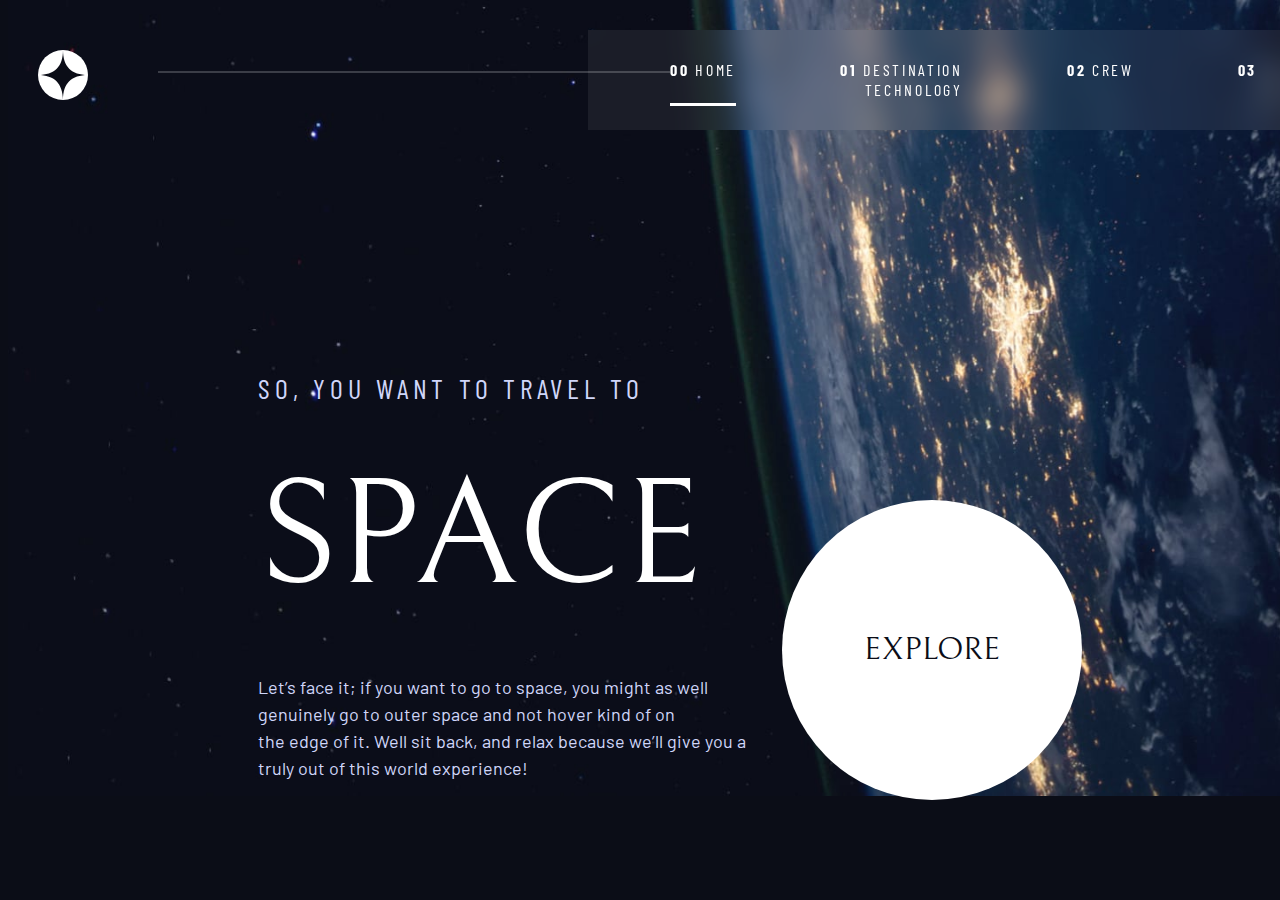
<file: index.html>
<!DOCTYPE html>
<html lang="en">
  <head>
    <meta charset="UTF-8" />
    <meta name="viewport" content="width=device-width, initial-scale=1.0" />
    <link
      rel="icon"
      type="image/png"
      sizes="32x32"
      href="assets/favicon-32x32.png"
    />
    <link rel="stylesheet" href="css/styles.css" />
    <link rel="preconnect" href="https://fonts.googleapis.com" />
    <link rel="preconnect" href="https://fonts.gstatic.com" crossorigin />
    <link
      href="https://fonts.googleapis.com/css2?family=Barlow&family=Barlow+Condensed:wght@500;700&family=Bellefair&display=swap"
      rel="stylesheet"
    />
    <title>Frontend Mentor | Space tourism website</title>
  </head>
  <body>
    <div class="main home">
      <div class="navbar">
        <img class="navlogo" src="./assets/shared/logo.svg" alt="logo" />

        <div class="navbtn">
          <a class="home-btn navtext current" href="index.html"
            ><strong>00</strong> Home</a
          >
          <a class="dest-btn navtext" href="./destination-moon.html"
            ><strong>01</strong> Destination</a
          >
          <a class="crew-btn navtext" href="crew-commander.html"
            ><strong>02</strong> Crew</a
          >
          <a class="tech-btn navtext" href="technology-vehicle.html"
            ><strong>03</strong> Technology</a
          >
        </div>
        <hr class="navhr" />
      </div>
      <div class="home-text">
        <h5>So, you want to travel to</h5>
        <h1>SPACE</h1>
        <p class="home-description">
          Let’s face it; if you want to go to space, you might as well <br />
          genuinely go to outer space and not hover kind of on <br />
          the edge of it. Well sit back, and relax because we’ll give you a
          <br />
          truly out of this world experience!
        </p>
      </div>
      <a class="explore-btn" href="destination-moon.html"> Explore </a>
    </div>
  </body>
</html>
</file>
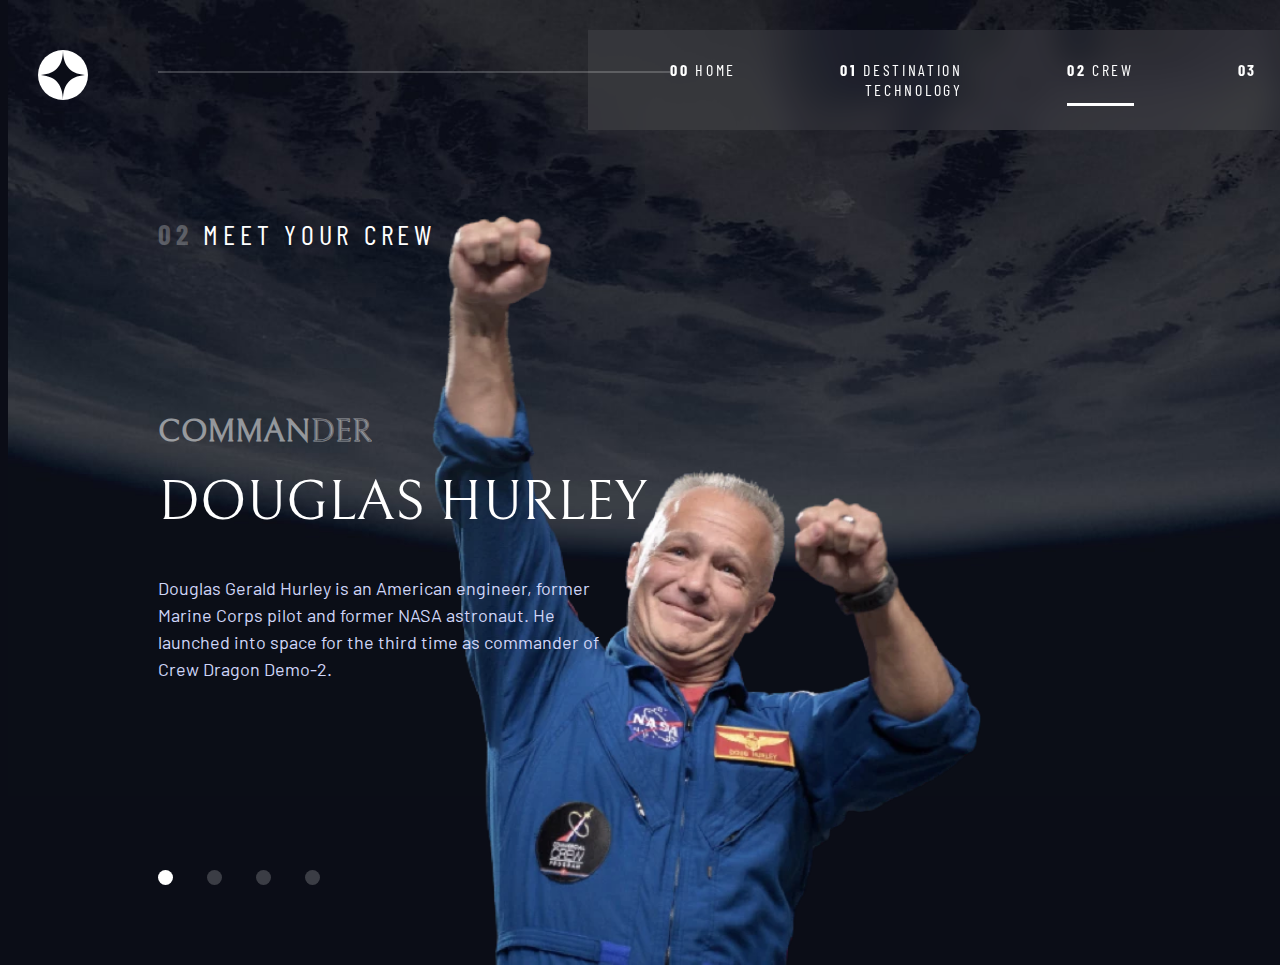
<file: crew-commander.html>
<!DOCTYPE html>
<html lang="en">
  <head>
    <meta charset="UTF-8" />
    <meta name="viewport" content="width=device-width, initial-scale=1.0" />

    <link
      rel="icon"
      type="image/png"
      sizes="32x32"
      href="./assets/favicon-32x32.png"
    />
    <link rel="stylesheet" href="css/styles.css" />
    <link rel="preconnect" href="https://fonts.googleapis.com" />
    <link rel="preconnect" href="https://fonts.gstatic.com" crossorigin />
    <link
      href="https://fonts.googleapis.com/css2?family=Barlow&family=Barlow+Condensed:wght@400;700&family=Bellefair&display=swap"
      rel="stylesheet"
    />
    <title>Frontend Mentor | Space tourism website</title>
  </head>
  <body>
    <div class="main crew">
      <div class="navbar">
        <img class="navlogo" src="./assets/shared/logo.svg" alt="logo" />

        <div class="navbtn">
          <a class="home-btn navtext" href="index.html"
            ><strong>00</strong> Home</a
          >
          <a class="dest-btn navtext" href="./destination-moon.html"
            ><strong>01</strong> Destination</a
          >
          <a class="crew-btn navtext current" href="crew-commander.html"
            ><strong>02</strong> Crew</a
          >
          <a class="tech-btn navtext" href="technology-vehicle.html"
            ><strong>03</strong> Technology</a
          >
        </div>
        <hr class="navhr" />
      </div>
      <div class="step">
        <h5 class="step-text">
          <span class="step-number">02</span> Meet your crew
        </h5>
      </div>
      <div class="crew-display">
        <img
          class="crew-img"
          src="assets/crew/image-douglas-hurley.webp"
          alt="commander"
        />
        <div class="crew-details">
          <h4 class="crew-title">Commander</h4>
          <div class="crew-description">
            <h3>Douglas Hurley</h3>
            <p>
              Douglas Gerald Hurley is an American engineer, former <br />
              Marine Corps pilot and former NASA astronaut. He <br />
              launched into space for the third time as commander of <br />
              Crew Dragon Demo-2.
            </p>

            <div class="crew-selector">
              <a class="dot-current" href="crew-commander.html"></a>
              <a href="crew-specialist.html"></a>
              <a href="crew-pilot.html"></a>
              <a href="crew-engineer.html"></a>
            </div>
          </div>
        </div>
      </div>
    </div>
  </body>
</html>
</file>
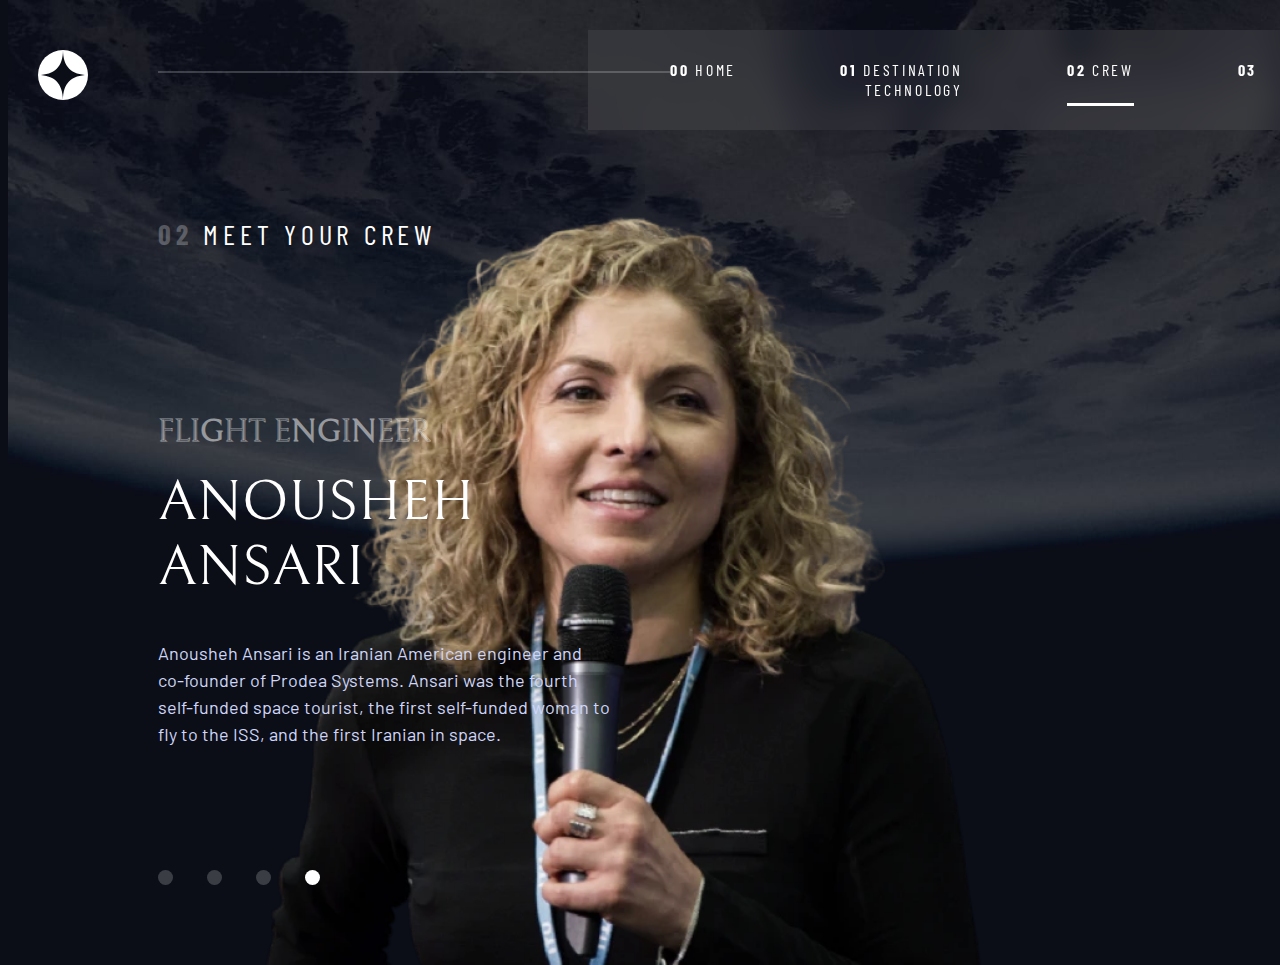
<file: crew-engineer.html>
<!DOCTYPE html>
<html lang="en">
  <head>
    <meta charset="UTF-8" />
    <meta name="viewport" content="width=device-width, initial-scale=1.0" />

    <link
      rel="icon"
      type="image/png"
      sizes="32x32"
      href="./assets/favicon-32x32.png"
    />
    <link rel="stylesheet" href="css/styles.css" />
    <link rel="preconnect" href="https://fonts.googleapis.com" />
    <link rel="preconnect" href="https://fonts.gstatic.com" crossorigin />
    <link
      href="https://fonts.googleapis.com/css2?family=Barlow&family=Barlow+Condensed:wght@400;700&family=Bellefair&display=swap"
      rel="stylesheet"
    />
    <title>Frontend Mentor | Space tourism website</title>
  </head>
  <body>
    <div class="main crew">
      <div class="navbar">
        <img class="navlogo" src="./assets/shared/logo.svg" alt="logo" />

        <div class="navbtn">
          <a class="home-btn navtext" href="index.html"
            ><strong>00</strong> Home</a
          >
          <a class="dest-btn navtext" href="./destination-moon.html"
            ><strong>01</strong> Destination</a
          >
          <a class="crew-btn navtext current" href="crew-commander.html"
            ><strong>02</strong> Crew</a
          >
          <a class="tech-btn navtext" href="technology-vehicle.html"
            ><strong>03</strong> Technology</a
          >
        </div>
        <hr class="navhr" />
      </div>
      <div class="step">
        <h5 class="step-text">
          <span class="step-number">02</span> Meet your crew
        </h5>
      </div>
      <div class="crew-display">
        <img
          class="crew-img"
          src="assets/crew/image-anousheh-ansari.webp"
          alt="pilot"
        />
        <div class="crew-details">
          <h4 class="crew-title">Flight Engineer</h4>
          <div class="crew-description">
            <h3>Anousheh Ansari</h3>
            <p>
              Anousheh Ansari is an Iranian American engineer and <br />
              co-founder of Prodea Systems. Ansari was the fourth <br />
              self-funded space tourist, the first self-funded woman to <br />
              fly to the ISS, and the first Iranian in space.
            </p>

            <div class="crew-selector">
              <a href="crew-commander.html"></a>
              <a href="crew-specialist.html"></a>
              <a href="crew-pilot.html"></a>
              <a class="dot-current" href="crew-engineer.html"></a>
            </div>
          </div>
        </div>
      </div>
    </div>
  </body>
</html>
</file>
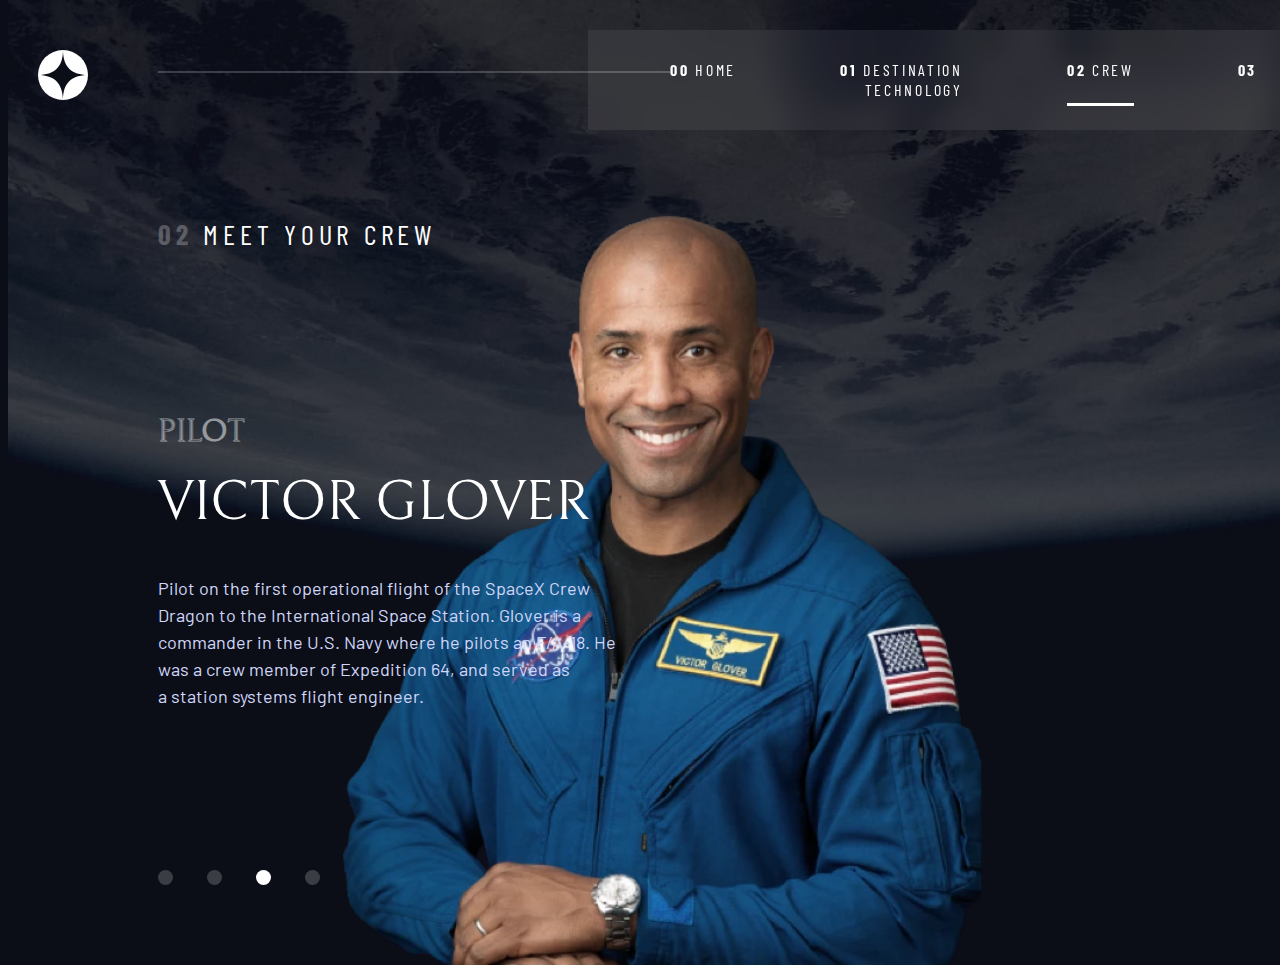
<file: crew-pilot.html>
<!DOCTYPE html>
<html lang="en">
  <head>
    <meta charset="UTF-8" />
    <meta name="viewport" content="width=device-width, initial-scale=1.0" />

    <link
      rel="icon"
      type="image/png"
      sizes="32x32"
      href="./assets/favicon-32x32.png"
    />
    <link rel="stylesheet" href="css/styles.css" />
    <link rel="preconnect" href="https://fonts.googleapis.com" />
    <link rel="preconnect" href="https://fonts.gstatic.com" crossorigin />
    <link
      href="https://fonts.googleapis.com/css2?family=Barlow&family=Barlow+Condensed:wght@400;700&family=Bellefair&display=swap"
      rel="stylesheet"
    />
    <title>Frontend Mentor | Space tourism website</title>
  </head>
  <body>
    <div class="main crew">
      <div class="navbar">
        <img class="navlogo" src="./assets/shared/logo.svg" alt="logo" />

        <div class="navbtn">
          <a class="home-btn navtext" href="index.html"
            ><strong>00</strong> Home</a
          >
          <a class="dest-btn navtext" href="./destination-moon.html"
            ><strong>01</strong> Destination</a
          >
          <a class="crew-btn navtext current" href="crew-commander.html"
            ><strong>02</strong> Crew</a
          >
          <a class="tech-btn navtext" href="technology-vehicle.html"
            ><strong>03</strong> Technology</a
          >
        </div>
        <hr class="navhr" />
      </div>
      <div class="step">
        <h5 class="step-text">
          <span class="step-number">02</span> Meet your crew
        </h5>
      </div>
      <div class="crew-display">
        <img
          class="crew-img"
          src="assets/crew/image-victor-glover.webp"
          alt="pilot"
        />
        <div class="crew-details">
          <h4 class="crew-title">Pilot</h4>
          <div class="crew-description">
            <h3>Victor Glover</h3>
            <p>
              Pilot on the first operational flight of the SpaceX Crew <br />
              Dragon to the International Space Station. Glover is a <br />
              commander in the U.S. Navy where he pilots an F/A-18. He <br />
              was a crew member of Expedition 64, and served as <br />
              a station systems flight engineer.
            </p>

            <div class="crew-selector">
              <a href="crew-commander.html"></a>
              <a href="crew-specialist.html"></a>
              <a class="dot-current" href="crew-pilot.html"></a>
              <a href="crew-engineer.html"></a>
            </div>
          </div>
        </div>
      </div>
    </div>
  </body>
</html>
</file>
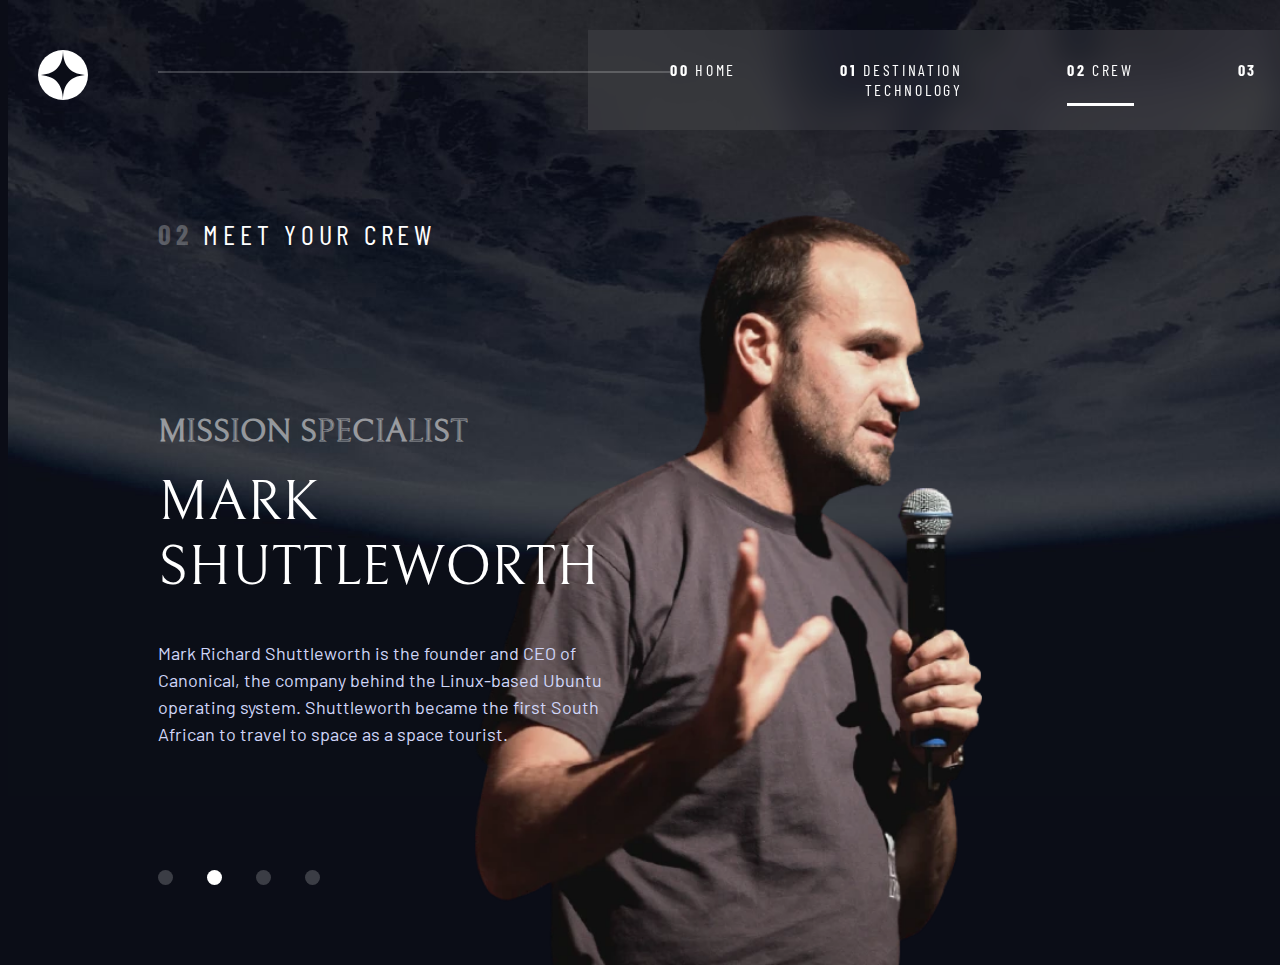
<file: crew-specialist.html>
<!DOCTYPE html>
<html lang="en">
  <head>
    <meta charset="UTF-8" />
    <meta name="viewport" content="width=device-width, initial-scale=1.0" />

    <link
      rel="icon"
      type="image/png"
      sizes="32x32"
      href="./assets/favicon-32x32.png"
    />
    <link rel="stylesheet" href="css/styles.css" />
    <link rel="preconnect" href="https://fonts.googleapis.com" />
    <link rel="preconnect" href="https://fonts.gstatic.com" crossorigin />
    <link
      href="https://fonts.googleapis.com/css2?family=Barlow&family=Barlow+Condensed:wght@400;700&family=Bellefair&display=swap"
      rel="stylesheet"
    />
    <title>Frontend Mentor | Space tourism website</title>
  </head>
  <body>
    <div class="main crew">
      <div class="navbar">
        <img class="navlogo" src="./assets/shared/logo.svg" alt="logo" />

        <div class="navbtn">
          <a class="home-btn navtext" href="index.html"
            ><strong>00</strong> Home</a
          >
          <a class="dest-btn navtext" href="./destination-moon.html"
            ><strong>01</strong> Destination</a
          >
          <a class="crew-btn navtext current" href="crew-commander.html"
            ><strong>02</strong> Crew</a
          >
          <a class="tech-btn navtext" href="technology-vehicle.html"
            ><strong>03</strong> Technology</a
          >
        </div>
        <hr class="navhr" />
      </div>
      <div class="step">
        <h5 class="step-text">
          <span class="step-number">02</span> Meet your crew
        </h5>
      </div>
      <div class="crew-display">
        <img
          class="crew-img"
          src="assets/crew/image-mark-shuttleworth.webp"
          alt="commander"
        />
        <div class="crew-details">
          <h4 class="crew-title">Mission Specialist</h4>
          <div class="crew-description">
            <h3>Mark Shuttleworth</h3>
            <p>
              Mark Richard Shuttleworth is the founder and CEO of <br />
              Canonical, the company behind the Linux-based Ubuntu <br />
              operating system. Shuttleworth became the first South <br />
              African to travel to space as a space tourist.
            </p>

            <div class="crew-selector">
              <a href="crew-commander.html"></a>
              <a class="dot-current" href="crew-specialist.html"></a>
              <a href="crew-pilot.html"></a>
              <a href="crew-engineer.html"></a>
            </div>
          </div>
        </div>
      </div>
    </div>
  </body>
</html>
</file>
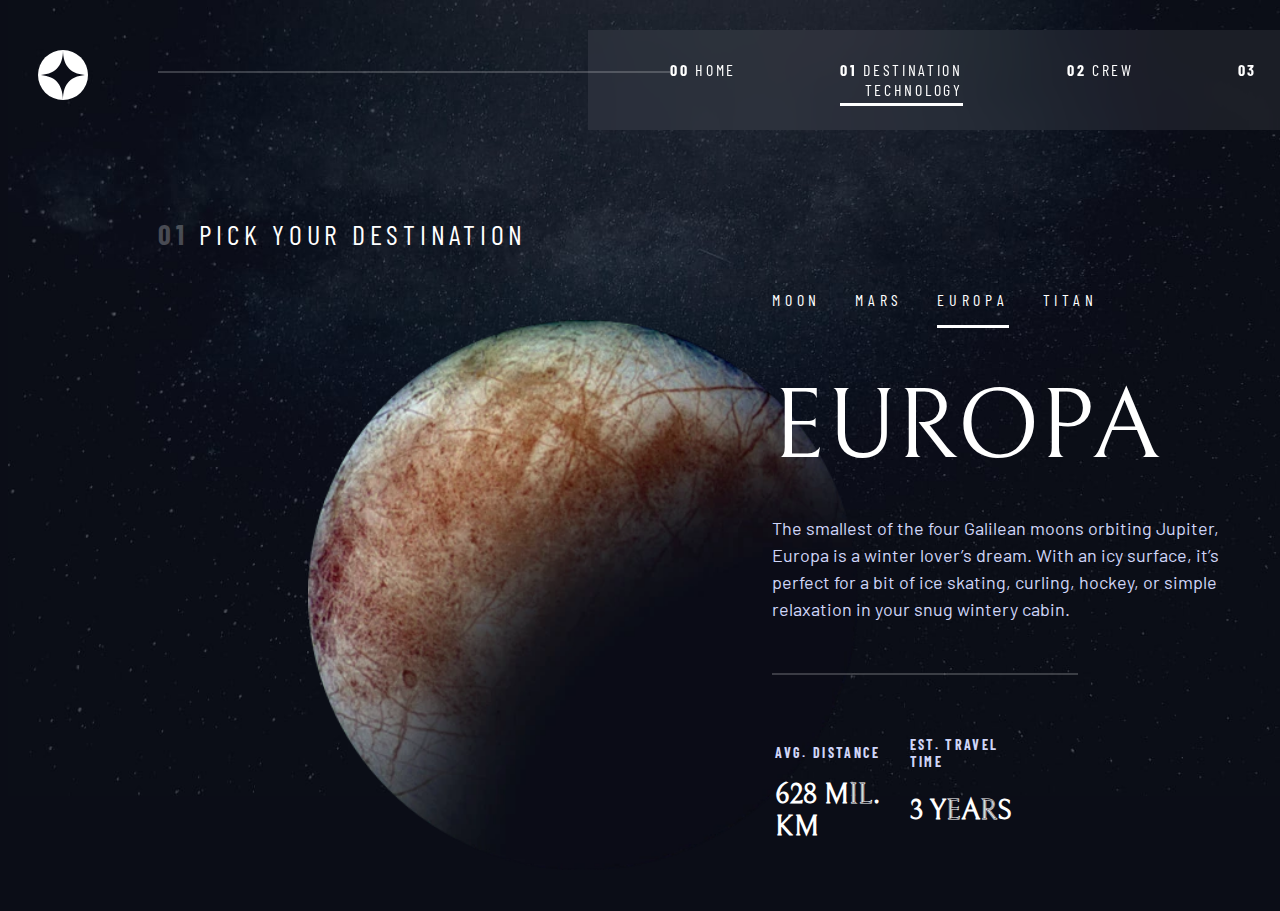
<file: destination-europa.html>
<!DOCTYPE html>
<html lang="en">
  <head>
    <meta charset="UTF-8" />
    <meta name="viewport" content="width=device-width, initial-scale=1.0" />

    <link
      rel="icon"
      type="image/png"
      sizes="32x32"
      href="./assets/favicon-32x32.png"
    />
    <link rel="stylesheet" href="css/styles.css" />
    <link rel="preconnect" href="https://fonts.googleapis.com" />
    <link rel="preconnect" href="https://fonts.gstatic.com" crossorigin />
    <link
      href="https://fonts.googleapis.com/css2?family=Barlow&family=Barlow+Condensed:wght@400;700&family=Bellefair&display=swap"
      rel="stylesheet"
    />
    <title>Frontend Mentor | Space tourism website</title>
  </head>
  <body>
    <div class="main dest">
      <div class="navbar">
        <img class="navlogo" src="./assets/shared/logo.svg" alt="logo" />

        <div class="navbtn">
          <a class="home-btn navtext" href="index.html"
            ><strong>00</strong> Home</a
          >
          <a class="dest-btn navtext current" href="./destination-moon.html"
            ><strong>01</strong> Destination</a
          >
          <a class="crew-btn navtext" href="crew-commander.html"
            ><strong>02</strong> Crew</a
          >
          <a class="tech-btn navtext" href="technology-vehicle.html"
            ><strong>03</strong> Technology</a
          >
        </div>
        <hr class="navhr" />
      </div>
      <div class="step">
        <h5 class="step-text">
          <span class="step-number">01</span> Pick your destination
        </h5>
      </div>
      <div class="moon-display">
        <img
          class="moon-img"
          src="assets/destination/image-europa.webp"
          alt="moon"
        />
        <div class="moon-details">
          <div class="moon-selector">
            <a href="destination-moon.html">Moon</a>
            <a href="destination-mars.html">Mars</a>
            <a class="current" href="destination-europa.html">Europa</a>
            <a href="destination-titan.html">Titan</a>
          </div>
          <div class="moon-description">
            <h2>Europa</h2>
            <p>
              The smallest of the four Galilean moons orbiting Jupiter, <br />
              Europa is a winter lover’s dream. With an icy surface, it’s <br />
              perfect for a bit of ice skating, curling, hockey, or simple
              <br />
              relaxation in your snug wintery cabin.
            </p>
            <hr class="moon-details-separator" />
            <table class="moon-data">
              <tr class="moon-data-header">
                <td><h6 class="subh2">Avg. distance</h6></td>
                <td><h6 class="subh2">Est. travel time</h6></td>
              </tr>
              <tr class="moon-data-value">
                <td>
                  <h6 class="subh1">628 mil. km</h6>
                </td>
                <td>
                  <h6 class="subh1">3 years</h6>
                </td>
              </tr>
            </table>
          </div>
        </div>
      </div>
    </div>
  </body>
</html>
</file>
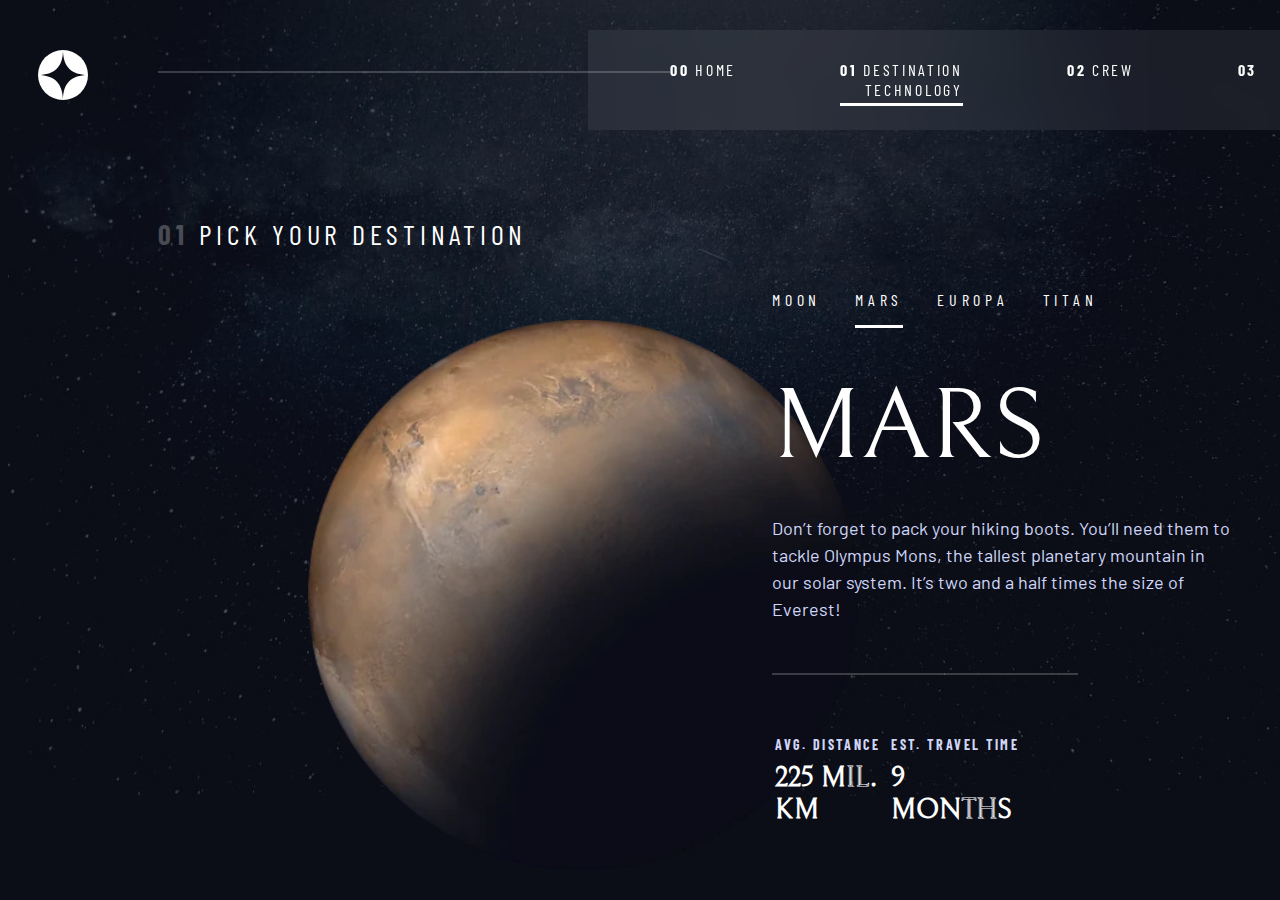
<file: destination-mars.html>
<!DOCTYPE html>
<html lang="en">
  <head>
    <meta charset="UTF-8" />
    <meta name="viewport" content="width=device-width, initial-scale=1.0" />

    <link
      rel="icon"
      type="image/png"
      sizes="32x32"
      href="./assets/favicon-32x32.png"
    />
    <link rel="stylesheet" href="css/styles.css" />
    <link rel="preconnect" href="https://fonts.googleapis.com" />
    <link rel="preconnect" href="https://fonts.gstatic.com" crossorigin />
    <link
      href="https://fonts.googleapis.com/css2?family=Barlow&family=Barlow+Condensed:wght@400;700&family=Bellefair&display=swap"
      rel="stylesheet"
    />
    <title>Frontend Mentor | Space tourism website</title>
  </head>
  <body>
    <div class="main dest">
      <div class="navbar">
        <img class="navlogo" src="./assets/shared/logo.svg" alt="logo" />

        <div class="navbtn">
          <a class="home-btn navtext" href="index.html"
            ><strong>00</strong> Home</a
          >
          <a class="dest-btn navtext current" href="./destination-moon.html"
            ><strong>01</strong> Destination</a
          >
          <a class="crew-btn navtext" href="crew-commander.html"
            ><strong>02</strong> Crew</a
          >
          <a class="tech-btn navtext" href="technology-vehicle.html"
            ><strong>03</strong> Technology</a
          >
        </div>
        <hr class="navhr" />
      </div>
      <div class="step">
        <h5 class="step-text">
          <span class="step-number">01</span> Pick your destination
        </h5>
      </div>
      <div class="moon-display">
        <img
          class="moon-img"
          src="assets/destination/image-mars.webp"
          alt="moon"
        />
        <div class="moon-details">
          <div class="moon-selector">
            <a href="destination-moon.html">Moon</a>
            <a class="current" href="destination-mars.html">Mars</a>
            <a href="destination-europa.html">Europa</a>
            <a href="destination-titan.html">Titan</a>
          </div>
          <div class="moon-description">
            <h2>Mars</h2>
            <p>
              Don’t forget to pack your hiking boots. You’ll need them to <br />
              tackle Olympus Mons, the tallest planetary mountain in <br />
              our solar system. It’s two and a half times the size of <br />
              Everest!
            </p>
            <hr class="moon-details-separator" />
            <table class="moon-data">
              <tr class="moon-data-header">
                <td><h6 class="subh2">Avg. distance</h6></td>
                <td><h6 class="subh2">Est. travel time</h6></td>
              </tr>
              <tr class="moon-data-value">
                <td>
                  <h6 class="subh1">225 mil. km</h6>
                </td>
                <td>
                  <h6 class="subh1">9 months</h6>
                </td>
              </tr>
            </table>
          </div>
        </div>
      </div>
    </div>
  </body>
</html>
</file>
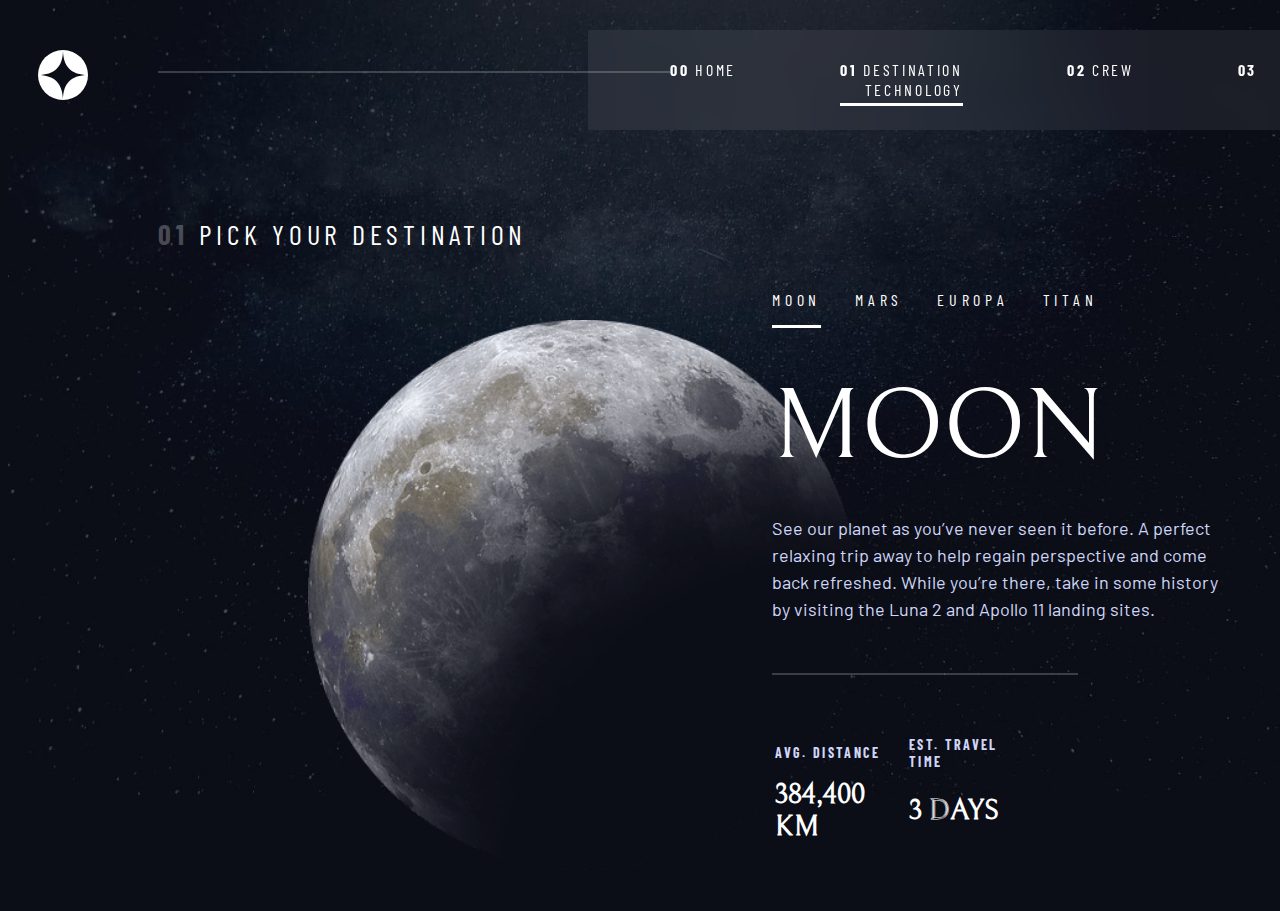
<file: destination-moon.html>
<!DOCTYPE html>
<html lang="en">
  <head>
    <meta charset="UTF-8" />
    <meta name="viewport" content="width=device-width, initial-scale=1.0" />

    <link
      rel="icon"
      type="image/png"
      sizes="32x32"
      href="./assets/favicon-32x32.png"
    />
    <link rel="stylesheet" href="css/styles.css" />
    <link rel="preconnect" href="https://fonts.googleapis.com" />
    <link rel="preconnect" href="https://fonts.gstatic.com" crossorigin />
    <link
      href="https://fonts.googleapis.com/css2?family=Barlow&family=Barlow+Condensed:wght@400;700&family=Bellefair&display=swap"
      rel="stylesheet"
    />
    <title>Frontend Mentor | Space tourism website</title>
  </head>
  <body>
    <div class="main dest">
      <div class="navbar">
        <img class="navlogo" src="./assets/shared/logo.svg" alt="logo" />

        <div class="navbtn">
          <a class="home-btn navtext" href="index.html"
            ><strong>00</strong> Home</a
          >
          <a class="dest-btn navtext current" href="./destination-moon.html"
            ><strong>01</strong> Destination</a
          >
          <a class="crew-btn navtext" href="crew-commander.html"
            ><strong>02</strong> Crew</a
          >
          <a class="tech-btn navtext" href="technology-vehicle.html"
            ><strong>03</strong> Technology</a
          >
        </div>
        <hr class="navhr" />
      </div>
      <div class="step">
        <h5 class="step-text">
          <span class="step-number">01</span> Pick your destination
        </h5>
      </div>
      <div class="moon-display">
        <img
          class="moon-img"
          src="assets/destination/image-moon.png"
          alt="moon"
        />
        <div class="moon-details">
          <div class="moon-selector">
            <a class="current" href="destination-moon.html">Moon</a>
            <a href="destination-mars.html">Mars</a>
            <a href="destination-europa.html">Europa</a>
            <a href="destination-titan.html">Titan</a>
          </div>
          <div class="moon-description">
            <h2>Moon</h2>
            <p>
              See our planet as you’ve never seen it before. A perfect <br />
              relaxing trip away to help regain perspective and come <br />
              back refreshed. While you’re there, take in some history <br />
              by visiting the Luna 2 and Apollo 11 landing sites.
            </p>
            <hr class="moon-details-separator" />
            <table class="moon-data">
              <tr class="moon-data-header">
                <td><h6 class="subh2">Avg. distance</h6></td>
                <td><h6 class="subh2">Est. travel time</h6></td>
              </tr>
              <tr class="moon-data-value">
                <td>
                  <h6 class="subh1">384,400 km</h6>
                </td>
                <td>
                  <h6 class="subh1">3 days</h6>
                </td>
              </tr>
            </table>
          </div>
        </div>
      </div>
    </div>
  </body>
</html>
</file>
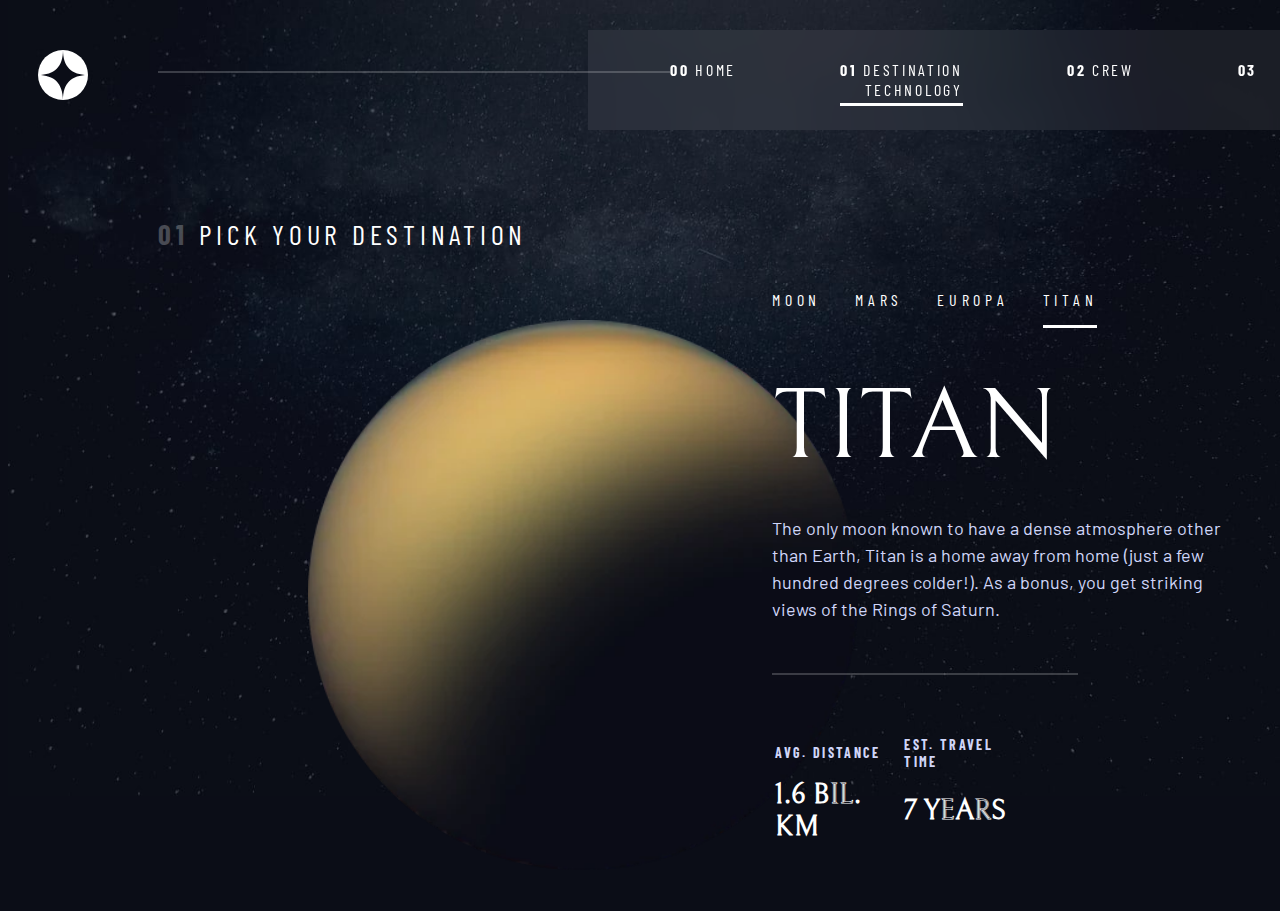
<file: destination-titan.html>
<!DOCTYPE html>
<html lang="en">
  <head>
    <meta charset="UTF-8" />
    <meta name="viewport" content="width=device-width, initial-scale=1.0" />

    <link
      rel="icon"
      type="image/png"
      sizes="32x32"
      href="./assets/favicon-32x32.png"
    />
    <link rel="stylesheet" href="css/styles.css" />
    <link rel="preconnect" href="https://fonts.googleapis.com" />
    <link rel="preconnect" href="https://fonts.gstatic.com" crossorigin />
    <link
      href="https://fonts.googleapis.com/css2?family=Barlow&family=Barlow+Condensed:wght@400;700&family=Bellefair&display=swap"
      rel="stylesheet"
    />
    <title>Frontend Mentor | Space tourism website</title>
  </head>
  <body>
    <div class="main dest">
      <div class="navbar">
        <img class="navlogo" src="./assets/shared/logo.svg" alt="logo" />

        <div class="navbtn">
          <a class="home-btn navtext" href="index.html"
            ><strong>00</strong> Home</a
          >
          <a class="dest-btn navtext current" href="./destination-moon.html"
            ><strong>01</strong> Destination</a
          >
          <a class="crew-btn navtext" href="crew-commander.html"
            ><strong>02</strong> Crew</a
          >
          <a class="tech-btn navtext" href="technology-vehicle.html"
            ><strong>03</strong> Technology</a
          >
        </div>
        <hr class="navhr" />
      </div>
      <div class="step">
        <h5 class="step-text">
          <span class="step-number">01</span> Pick your destination
        </h5>
      </div>
      <div class="moon-display">
        <img
          class="moon-img"
          src="assets/destination/image-titan.webp"
          alt="moon"
        />
        <div class="moon-details">
          <div class="moon-selector">
            <a href="destination-moon.html">Moon</a>
            <a href="destination-mars.html">Mars</a>
            <a href="destination-europa.html">Europa</a>
            <a class="current" href="destination-titan.html">Titan</a>
          </div>
          <div class="moon-description">
            <h2>Titan</h2>
            <p>
              The only moon known to have a dense atmosphere other <br />
              than Earth, Titan is a home away from home (just a few <br />
              hundred degrees colder!). As a bonus, you get striking <br />
              views of the Rings of Saturn.
            </p>
            <hr class="moon-details-separator" />
            <table class="moon-data">
              <tr class="moon-data-header">
                <td><h6 class="subh2">Avg. distance</h6></td>
                <td><h6 class="subh2">Est. travel time</h6></td>
              </tr>
              <tr class="moon-data-value">
                <td>
                  <h6 class="subh1">1.6 bil. km</h6>
                </td>
                <td>
                  <h6 class="subh1">7 years</h6>
                </td>
              </tr>
            </table>
          </div>
        </div>
      </div>
    </div>
  </body>
</html>
</file>
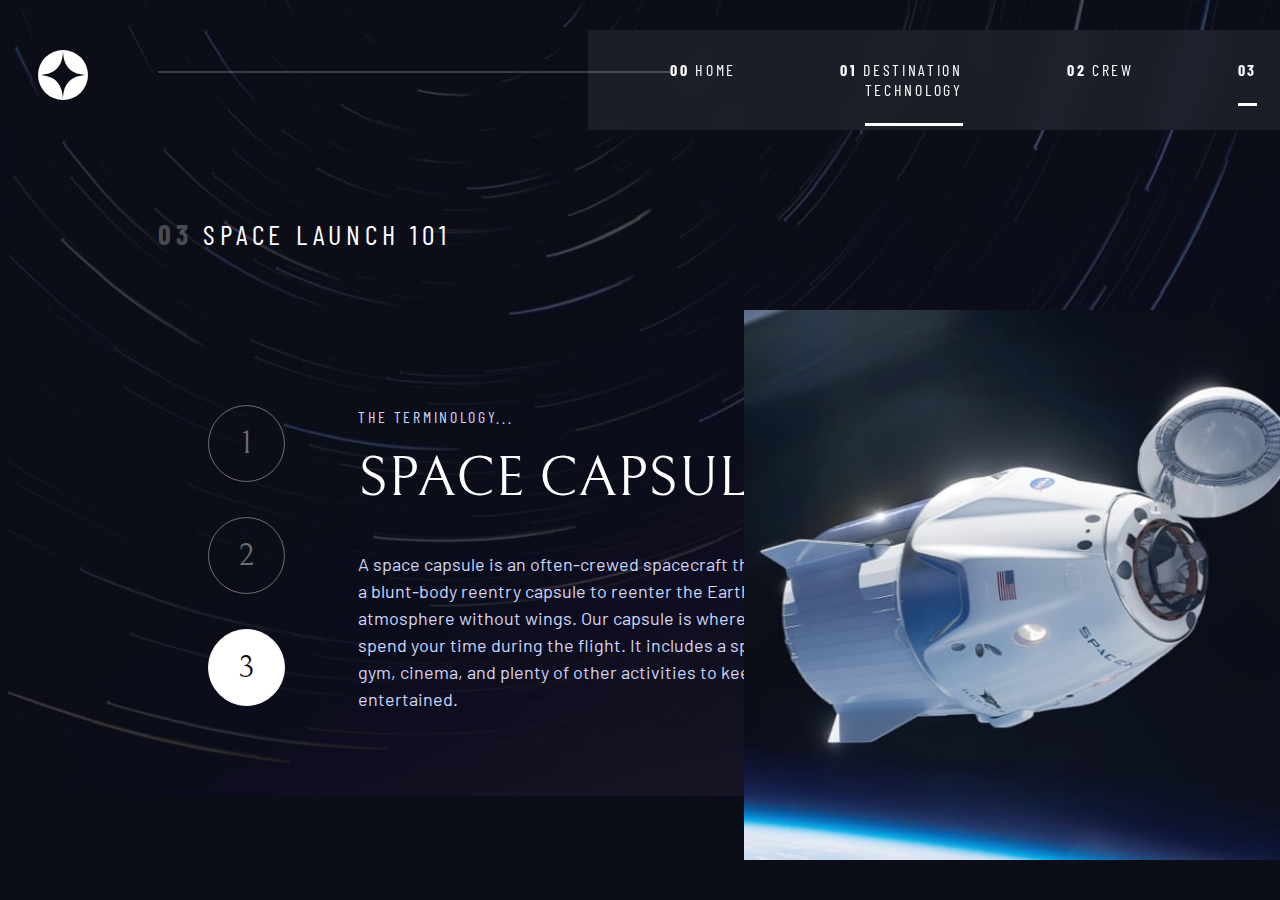
<file: technology-capsule.html>
<!DOCTYPE html>
<html lang="en">
  <head>
    <meta charset="UTF-8" />
    <meta name="viewport" content="width=device-width, initial-scale=1.0" />

    <link
      rel="icon"
      type="image/png"
      sizes="32x32"
      href="./assets/favicon-32x32.png"
    />
    <link rel="stylesheet" href="css/styles.css" />
    <link rel="preconnect" href="https://fonts.googleapis.com" />
    <link rel="preconnect" href="https://fonts.gstatic.com" crossorigin />
    <link
      href="https://fonts.googleapis.com/css2?family=Barlow&family=Barlow+Condensed:wght@400;700&family=Bellefair&display=swap"
      rel="stylesheet"
    />
    <title>Frontend Mentor | Space tourism website</title>
  </head>
  <body>
    <div class="main tech">
      <div class="navbar">
        <img class="navlogo" src="./assets/shared/logo.svg" alt="logo" />

        <div class="navbtn">
          <a class="home-btn navtext" href="index.html"
            ><strong>00</strong> Home</a
          >
          <a class="dest-btn navtext" href="./destination-moon.html"
            ><strong>01</strong> Destination</a
          >
          <a class="crew-btn navtext" href="crew-commander.html"
            ><strong>02</strong> Crew</a
          >
          <a class="tech-btn navtext current" href="technology-vehicle.html"
            ><strong>03</strong> Technology</a
          >
        </div>
        <hr class="navhr" />
      </div>
      <div class="step">
        <h5 class="step-text">
          <span class="step-number">03</span> Space launch 101
        </h5>
      </div>
      <div class="tech-display">
        <div class="tech-selector">
          <a href="technology-vehicle.html">1</a>
          <a href="technology-spaceport.html">2</a>
          <a class="circle-current" href="technology-capsule.html">3</a>
        </div>
        <div class="tech-details">
          <h6 class="navtext tech-title">The terminology...</h6>
          <div class="tech-description">
            <h3>Space capsule</h3>
            <p>
              A space capsule is an often-crewed spacecraft that uses <br />
              a blunt-body reentry capsule to reenter the Earth's <br />
              atmosphere without wings. Our capsule is where you'll <br />
              spend your time during the flight. It includes a space <br />
              gym, cinema, and plenty of other activities to keep you <br />
              entertained.
            </p>
          </div>
        </div>
        <img
          class="tech-img"
          src="assets/technology/image-space-capsule-portrait.jpg"
          alt="commander"
        />
      </div>
    </div>
  </body>
</html>
</file>
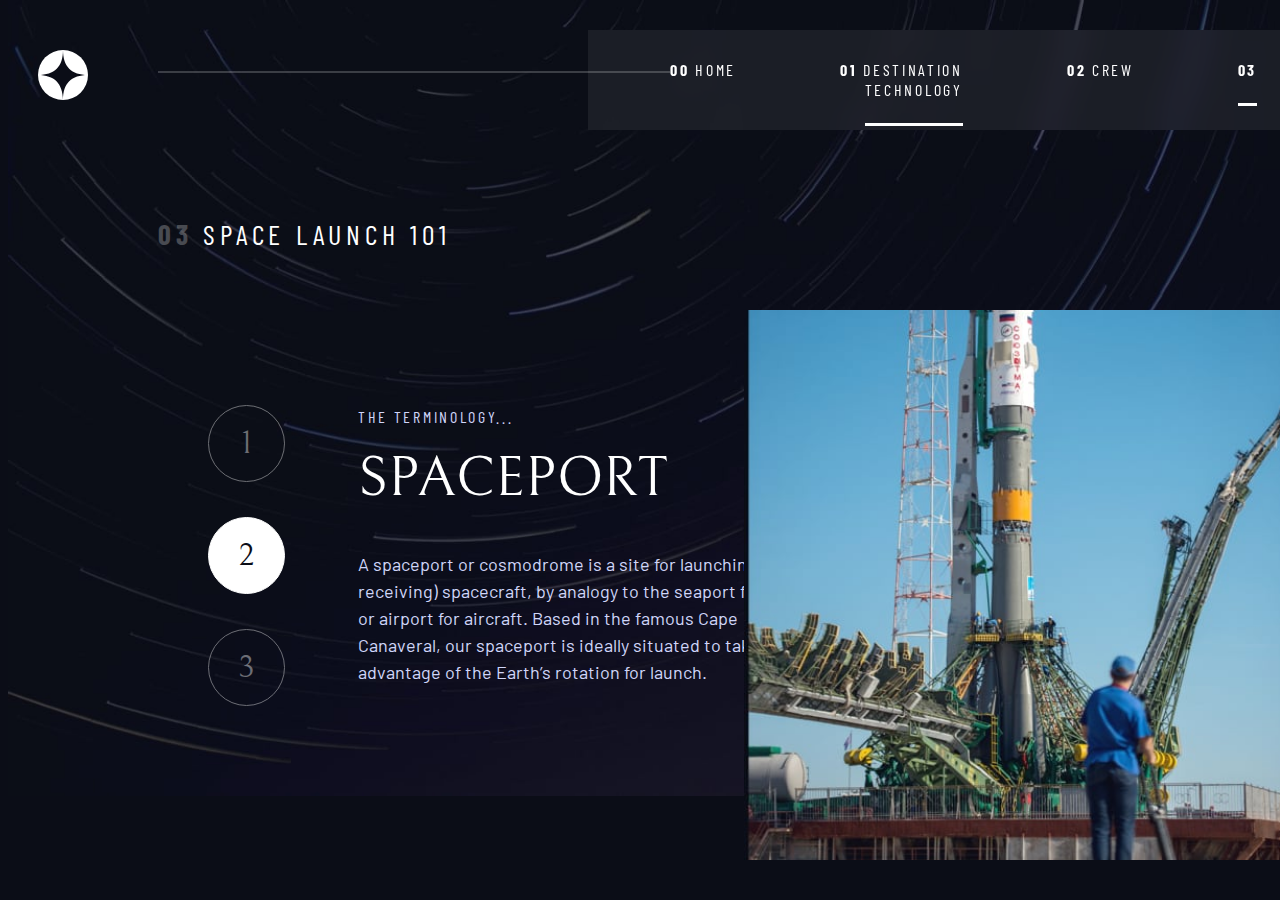
<file: technology-spaceport.html>
<!DOCTYPE html>
<html lang="en">
  <head>
    <meta charset="UTF-8" />
    <meta name="viewport" content="width=device-width, initial-scale=1.0" />

    <link
      rel="icon"
      type="image/png"
      sizes="32x32"
      href="./assets/favicon-32x32.png"
    />
    <link rel="stylesheet" href="css/styles.css" />
    <link rel="preconnect" href="https://fonts.googleapis.com" />
    <link rel="preconnect" href="https://fonts.gstatic.com" crossorigin />
    <link
      href="https://fonts.googleapis.com/css2?family=Barlow&family=Barlow+Condensed:wght@400;700&family=Bellefair&display=swap"
      rel="stylesheet"
    />
    <title>Frontend Mentor | Space tourism website</title>
  </head>
  <body>
    <div class="main tech">
      <div class="navbar">
        <img class="navlogo" src="./assets/shared/logo.svg" alt="logo" />

        <div class="navbtn">
          <a class="home-btn navtext" href="index.html"
            ><strong>00</strong> Home</a
          >
          <a class="dest-btn navtext" href="./destination-moon.html"
            ><strong>01</strong> Destination</a
          >
          <a class="crew-btn navtext" href="crew-commander.html"
            ><strong>02</strong> Crew</a
          >
          <a class="tech-btn navtext current" href="technology-vehicle.html"
            ><strong>03</strong> Technology</a
          >
        </div>
        <hr class="navhr" />
      </div>
      <div class="step">
        <h5 class="step-text">
          <span class="step-number">03</span> Space launch 101
        </h5>
      </div>
      <div class="tech-display">
        <div class="tech-selector">
          <a href="technology-vehicle.html">1</a>
          <a class="circle-current" href="technology-spaceport.html">2</a>
          <a href="technology-capsule.html">3</a>
        </div>
        <div class="tech-details">
          <h6 class="navtext tech-title">The terminology...</h6>
          <div class="tech-description">
            <h3>Spaceport</h3>
            <p>
              A spaceport or cosmodrome is a site for launching (or <br />
              receiving) spacecraft, by analogy to the seaport for ships <br />
              or airport for aircraft. Based in the famous Cape <br />
              Canaveral, our spaceport is ideally situated to take <br />
              advantage of the Earth’s rotation for launch.
            </p>
          </div>
        </div>
        <img
          class="tech-img"
          src="assets/technology/image-spaceport-portrait.jpg"
          alt="commander"
        />
      </div>
    </div>
  </body>
</html>
</file>
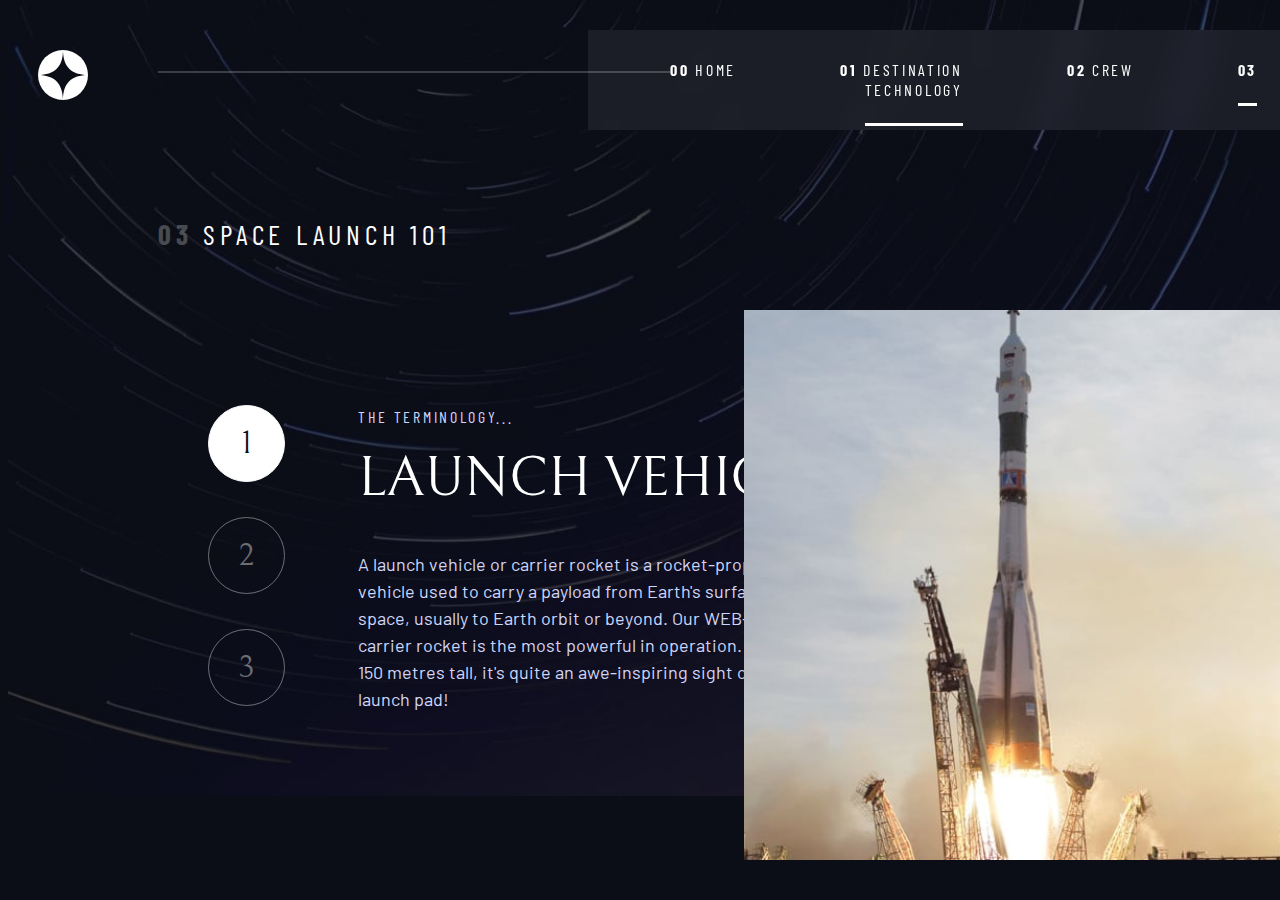
<file: technology-vehicle.html>
<!DOCTYPE html>
<html lang="en">
  <head>
    <meta charset="UTF-8" />
    <meta name="viewport" content="width=device-width, initial-scale=1.0" />

    <link
      rel="icon"
      type="image/png"
      sizes="32x32"
      href="./assets/favicon-32x32.png"
    />
    <link rel="stylesheet" href="css/styles.css" />
    <link rel="preconnect" href="https://fonts.googleapis.com" />
    <link rel="preconnect" href="https://fonts.gstatic.com" crossorigin />
    <link
      href="https://fonts.googleapis.com/css2?family=Barlow&family=Barlow+Condensed:wght@400;700&family=Bellefair&display=swap"
      rel="stylesheet"
    />
    <title>Frontend Mentor | Space tourism website</title>
  </head>
  <body>
    <div class="main tech">
      <div class="navbar">
        <img class="navlogo" src="./assets/shared/logo.svg" alt="logo" />

        <div class="navbtn">
          <a class="home-btn navtext" href="index.html"
            ><strong>00</strong> Home</a
          >
          <a class="dest-btn navtext" href="./destination-moon.html"
            ><strong>01</strong> Destination</a
          >
          <a class="crew-btn navtext" href="crew-commander.html"
            ><strong>02</strong> Crew</a
          >
          <a class="tech-btn navtext current" href="technology-vehicle.html"
            ><strong>03</strong> Technology</a
          >
        </div>
        <hr class="navhr" />
      </div>
      <div class="step">
        <h5 class="step-text">
          <span class="step-number">03</span> Space launch 101
        </h5>
      </div>
      <div class="tech-display">
        <div class="tech-selector">
          <a class="circle-current" href="technology-vehicle.html">1</a>
          <a href="technology-spaceport.html">2</a>
          <a href="technology-capsule.html">3</a>
        </div>
        <div class="tech-details">
          <h6 class="navtext tech-title">The terminology...</h6>
          <div class="tech-description">
            <h3>Launch vehicle</h3>
            <p>
              A launch vehicle or carrier rocket is a rocket-propelled <br />
              vehicle used to carry a payload from Earth's surface to <br />
              space, usually to Earth orbit or beyond. Our WEB-X <br />
              carrier rocket is the most powerful in operation. Standing <br />
              150 metres tall, it's quite an awe-inspiring sight on the <br />
              launch pad!
            </p>
          </div>
        </div>
        <img
          class="tech-img"
          src="assets/technology/image-launch-vehicle-portrait.jpg"
          alt="commander"
        />
      </div>
    </div>
  </body>
</html>
</file>
<file: css/styles.css>
:root {
  --dark: #0b0d17;
  --lilac: #d0d6f9;
  --white: #ffffff;
}

/* Element Selectors */

body {
  background-color: var(--dark);
  color: var(--white);
}

h1 {
  font-size: 150px;
  font-family: Bellefair;
  text-transform: uppercase;
  margin-top: 0;
  margin-bottom: 50px;
  font-weight: normal;
}

h2 {
  font-size: 100px;
  font-family: Bellefair;
  text-transform: uppercase;
  margin: 30px auto;
  font-weight: normal;
}

h3 {
  font-size: 56px;
  font-family: Bellefair;
  text-transform: uppercase;
  margin: 20px auto 40px auto;
  font-weight: normal;
}

h4 {
  font-size: 32px;
  font-family: Bellefair;
  text-transform: uppercase;
}

h5 {
  font-size: 28px;
  font-family: "Barlow Condensed";
  letter-spacing: 4.75px;
  text-transform: uppercase;
  color: var(--lilac);
  font-weight: normal;
}

h6 {
  text-transform: uppercase;
}

p {
  font-size: 18px;
  font-family: Barlow;
  line-height: 1.5;
  color: var(--lilac);
}

/* General Class Selectors */

.main {
  position: absolute;
  background-repeat: no-repeat;
  background-size: 100%;
  top: 0;
  bottom: 0;
  width: 99.5%;
}

.home {
  background-image: url("../assets/home/background-home-desktop.jpg");
}

.dest {
  background-image: url("../assets/destination/background-destination-desktop.jpg");
}

.crew {
  background-image: url("../assets/crew/background-crew-desktop.jpg");
}

.tech {
  background-image: url("../assets/technology/background-technology-desktop.jpg");
}

.step {
  position: absolute;
  left: 150px;
}

.step-number {
  opacity: 25%;
  font-weight: bold;
}

.step-text {
  color: var(--white);
  font-weight: normal;
}

.subh1 {
  font-family: Bellefair;
  font-size: 28px;
  margin-top: 0;
}

.subh2 {
  font-family: "Barlow Condensed";
  font-size: 14px;
  letter-spacing: 2.35px;
  color: var(--lilac);
  margin-bottom: 5px;
}

.navtext {
  font-family: "Barlow Condensed";
  font-size: 16px;
  letter-spacing: 2.7px;
  font-weight: normal;
  text-transform: uppercase;
}

/* Header bar */

.navbar {
  position: relative;
  width: 99%;
  margin: auto;
  text-align: left;
  margin-bottom: 150px;
  padding: 10px;
}

.navlogo {
  position: absolute;
  display: inline-block;
  left: 30px;
  top: 50px;
  height: 50px;
}

.navhr {
  position: absolute;
  width: 40%;
  display: inline-block;
  left: 150px;
  top: 63px;
  border-style: none;
  height: 2px;
  background-color: #fff3;
}

.navbtn {
  position: absolute;
  display: block;
  right: 0px;
  top: 30px;
  width: 50%;
  padding: 30px;
  background-color: #ffffff11;
  backdrop-filter: blur(15px);
  text-align: center;
}

.navbtn a {
  margin: 50px;
  color: var(--white);
  text-decoration: none;
  padding-bottom: 24px;
}

.navbtn a:hover {
  border-bottom: solid 3px;
  border-color: #fff9;
}

.current {
  border-bottom: solid 3px;
  border-color: var(--white);
}

/* Home */

.explore-btn {
  text-decoration: none;
  color: var(--dark);
  text-align: center;
  background-color: var(--white);
  border-radius: 100%;
  height: 300px;
  width: 300px;
  position: absolute;
  right: 200px;
  bottom: 100px;
  font-size: 32px;
  font-family: Bellefair;
  text-transform: uppercase;
  border-style: none;
  outline: solid 1px;
  outline-color: #0000;
  transition: outline 1s;
  line-height: 300px;
}

.explore-btn:hover {
  outline: solid 75px;
  outline-color: #fff1;
}

.home-text {
  position: absolute;
  left: 250px;
  bottom: 100px;
}

/* Destination */

.moon-display {
  position: relative;
}

.moon-img {
  position: absolute;
  left: 300px;
  top: 150px;
  height: 550px;
}

.moon-details {
  position: absolute;
  display: block;
  right: 0px;
  top: 100px;
  width: 40%;
}

.moon-selector {
  position: relative;
  padding: 20px;
  padding-left: 0;
  text-align: left;
  margin-bottom: 40px;
}

.moon-selector a {
  font-family: "Barlow Condensed";
  font-size: 16px;
  margin: 50px 30px 50px 0px;
  color: var(--white);
  text-decoration: none;
  padding-bottom: 16px;
  text-transform: uppercase;
  letter-spacing: 4.75px;
}

.moon-selector a:hover {
  border-bottom: solid 3px;
  border-color: #fff9;
}

.moon-description {
  position: relative;
}

.moon-description p {
  margin-bottom: 50px;
}

.moon-details-separator {
  width: 60%;
  margin: 25px 0;
  border-style: none;
  height: 2px;
  background-color: #fff3;
}

.moon-data {
  width: 50%;
}

/* Crew */

.crew-display {
  position: relative;
}

.crew-img {
  position: absolute;
  right: 300px;
  top: 45px;
  height: 750px;
}

.crew-title {
  opacity: 50%;
  margin-bottom: 0;
}

.crew-details {
  position: absolute;
  display: block;
  left: 150px;
  top: 200px;
  width: 40%;
}

.crew-selector {
  position: absolute;
  top: 270px;
  text-align: left;
  margin-top: 80px;
}

.crew-selector a {
  display: inline-block;
  opacity: 20%;
  background-color: var(--white);
  border-radius: 100%;
  width: 15px;
  height: 15px;
  margin: 50px 30px 50px 0px;
}

.crew-selector a:hover {
  opacity: 40%;
}

.dot-current {
  opacity: 100% !important;
}

.crew-description {
  position: relative;
}

.crew-description p {
  margin-bottom: 50px;
}

/* Technology */

.tech-display {
  position: relative;
}

.tech-img {
  position: absolute;
  right: 0px;
  top: 140px;
  height: 550px;
}

.tech-title {
  color: var(--lilac);
  margin-bottom: 0;
}

.tech-details {
  position: absolute;
  display: block;
  left: 350px;
  top: 200px;
  width: 40%;
}

.tech-selector {
  position: absolute;
  left: 200px;
  top: 100px;
  padding: 20px;
  padding-left: 0;
  text-align: left;
  margin-bottom: 40px;
  margin-top: 80px;
}

.tech-selector a {
  display: block;
  opacity: 40%;
  border: solid 1px;
  border-color: var(--white);
  border-radius: 100%;
  width: 75px;
  height: 75px;
  margin: 35px 30px 35px 0px;
  text-align: center;
  line-height: 75px;
  color: var(--white);
  font-size: 32px;
  font-family: Bellefair;
  text-decoration: none;
}

.tech-selector a:hover {
  opacity: 75%;
}

.circle-current {
  opacity: 100% !important;
  background-color: var(--white);
  color: var(--dark) !important;
}

.tech-description {
  position: relative;
}

.tech-description p {
  margin-bottom: 50px;
}
</file>
